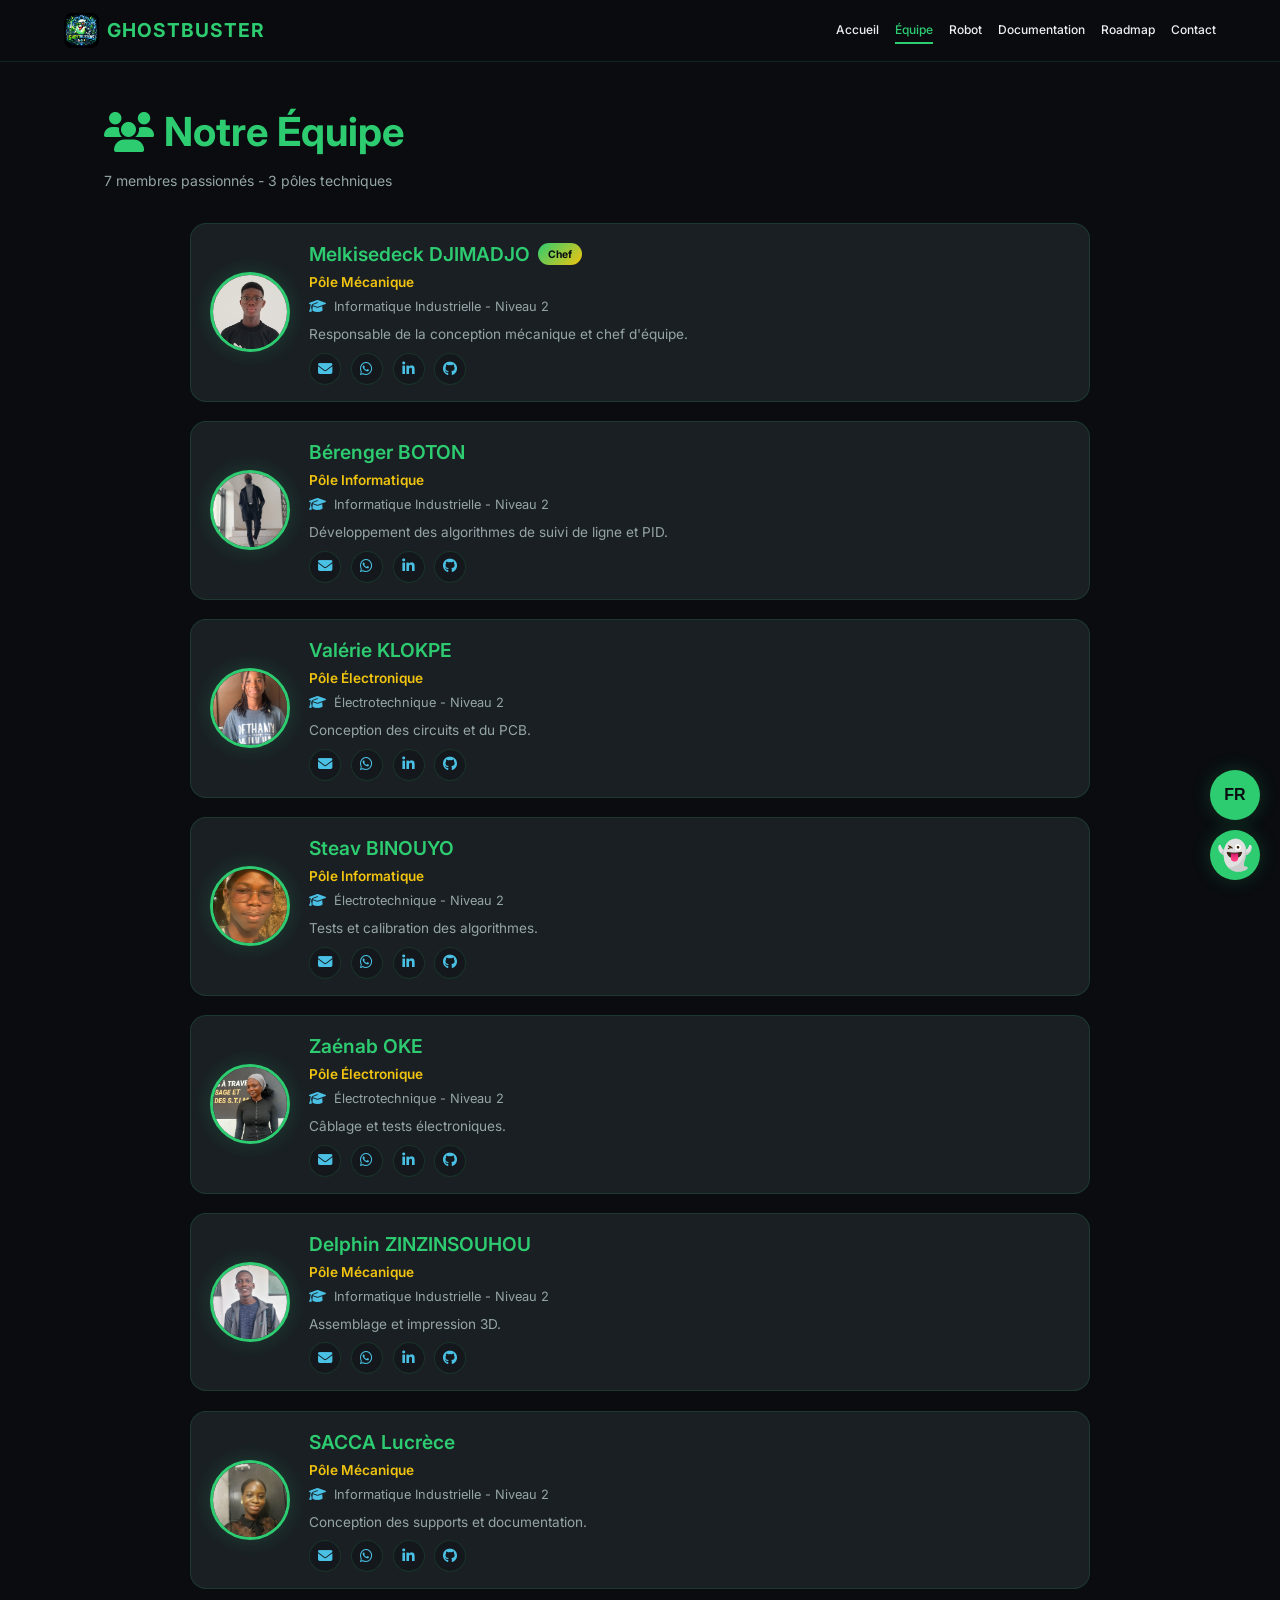
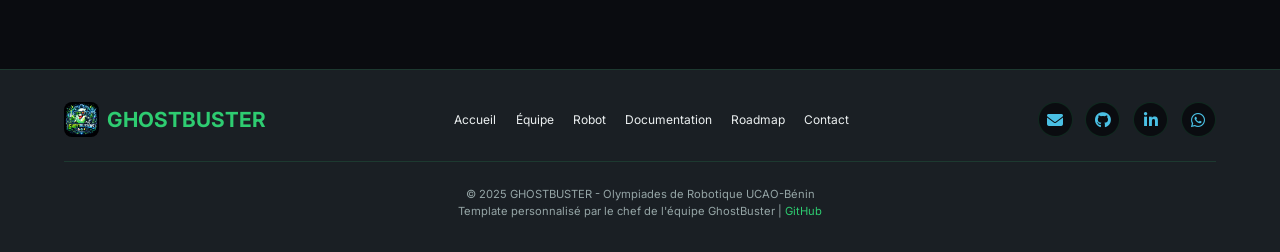
<file: equipe.html>
<!DOCTYPE html>
<html lang="fr">
<head>
    <meta charset="UTF-8">
    <meta name="viewport" content="width=device-width, initial-scale=1.0, maximum-scale=1.0, user-scalable=yes">
    <title>GhostBuster - Notre Équipe</title>
    <!-- Font Awesome -->
    <link rel="stylesheet" href="https://cdnjs.cloudflare.com/ajax/libs/font-awesome/6.4.0/css/all.min.css">
    <!-- Google Fonts - Inter -->
    <link href="https://fonts.googleapis.com/css2?family=Inter:wght@300;400;500;600;700;800&display=swap" rel="stylesheet">
    <style>
        * {
            margin: 0;
            padding: 0;
            box-sizing: border-box;
        }

        :root {
            --primary: #2ecc71;
            --primary-dark: #27ae60;
            --secondary: #f1c40f;
            --bg-primary: #0a0c10;
            --bg-secondary: #14181c;
            --bg-card: #1a1f24;
            --text-primary: #ecf0f1;
            --text-secondary: #95a5a6;
            --border-color: rgba(46, 204, 113, 0.15);
            --shadow: 0 10px 30px rgba(0, 0, 0, 0.5);
            --glow: 0 0 20px rgba(46, 204, 113, 0.2);
            --icon-color: #4ac0e4;
            --icon-hover: #27ae60;
            
            /* Tailles de police */
            --font-size-xs: 0.75rem;
            --font-size-sm: 0.875rem;
            --font-size-base: 1rem;
            --font-size-lg: 1.125rem;
            --font-size-xl: 1.25rem;
            --font-size-2xl: 1.5rem;
            --font-size-3xl: 1.875rem;
            --font-size-4xl: 2.25rem;
        }

        [data-theme="light"] {
            --bg-primary: #f5f7fa;
            --bg-secondary: #ffffff;
            --bg-card: #ffffff;
            --text-primary: #2c3e50;
            --text-secondary: #34495e;
            --border-color: rgba(46, 204, 113, 0.3);
        }

        body {
            font-family: 'Inter', sans-serif;
            background-color: var(--bg-primary);
            color: var(--text-primary);
            line-height: 1.5;
            overflow-x: hidden;
            transition: background-color 0.3s ease, color 0.3s ease;
            padding-top: 70px;
            font-size: var(--font-size-base);
            min-height: 100vh;
            display: flex;
            flex-direction: column;
        }

        /* ===== ANIMATIONS ===== */
        @keyframes float {
            0%, 100% { transform: translateY(0px); }
            50% { transform: translateY(-25px); }
        }

        @keyframes glowPulse {
            0%, 100% { filter: drop-shadow(0 0 25px var(--primary)); }
            50% { filter: drop-shadow(0 0 50px var(--primary)); }
        }

        .animate-float {
            animation: float 6s ease-in-out infinite;
        }

        .animate-glow {
            animation: glowPulse 3s ease-in-out infinite;
        }

        /* ===== THEME TOGGLE ===== */
        .theme-toggle {
            position: fixed;
            bottom: 20px;
            right: 20px;
            width: 50px;
            height: 50px;
            border-radius: 50%;
            background: var(--primary);
            border: none;
            cursor: pointer;
            z-index: 1000;
            display: flex;
            align-items: center;
            justify-content: center;
            font-size: 1.8rem;
            box-shadow: var(--glow);
            transition: all 0.3s ease;
            color: var(--bg-primary);
        }

        .theme-toggle:hover {
            transform: scale(1.1) rotate(180deg);
        }

        /* ===== LANGUAGE TOGGLE ===== */
        .lang-toggle {
            position: fixed;
            bottom: 80px;
            right: 20px;
            width: 50px;
            height: 50px;
            border-radius: 50%;
            background: var(--primary);
            border: none;
            cursor: pointer;
            z-index: 1000;
            display: flex;
            align-items: center;
            justify-content: center;
            font-size: 1rem;
            font-weight: 600;
            box-shadow: var(--glow);
            transition: all 0.3s ease;
            color: var(--bg-primary);
        }

        .lang-toggle:hover {
            transform: scale(1.1);
        }

        /* ===== NAVIGATION COMPLÈTE ===== */
        nav {
            position: fixed;
            top: 0;
            width: 100%;
            padding: 0.8rem 5%;
            display: flex;
            justify-content: space-between;
            align-items: center;
            z-index: 1000;
            background: rgba(10, 12, 16, 0.98);
            backdrop-filter: blur(10px);
            border-bottom: 1px solid var(--border-color);
            transition: all 0.3s ease;
        }

        [data-theme="light"] nav {
            background: rgba(255, 255, 255, 0.98);
        }

        .logo {
            font-size: 1.2rem;
            font-weight: 700;
            color: var(--primary);
            letter-spacing: 1px;
            display: flex;
            align-items: center;
            gap: 8px;
        }

        .logo img {
            height: 35px;
            width: auto;
            border-radius: 8px;
        }

        .nav-links {
            display: flex;
            gap: 1rem;
            font-size: var(--font-size-xs);
        }

        .nav-links a {
            color: var(--text-primary);
            text-decoration: none;
            font-weight: 500;
            position: relative;
            padding: 0.3rem 0;
            white-space: nowrap;
        }

        .nav-links a::after {
            content: '';
            position: absolute;
            bottom: 0;
            left: 0;
            width: 0;
            height: 2px;
            background: var(--primary);
            transition: width 0.3s ease;
        }

        .nav-links a:hover::after,
        .nav-links a.active::after {
            width: 100%;
        }

        .nav-links a.active {
            color: var(--primary);
        }

        /* Menu mobile */
        @media (max-width: 768px) {
            body {
                padding-top: 60px;
            }
            nav {
                padding: 0.6rem 3%;
            }
            .nav-links {
                gap: 0.5rem;
                font-size: 0.65rem;
            }
            .logo {
                font-size: 1rem;
            }
            .logo img {
                height: 28px;
            }
        }

        /* ===== CONTENU PRINCIPAL ===== */
        .main-content {
            flex: 1;
            padding: 2rem 5%;
            max-width: 1200px;
            margin: 0 auto;
            width: 100%;
        }

        /* En-tête de la page */
        .page-header {
            margin-bottom: 2rem;
        }

        .page-header h1 {
            font-size: clamp(1.8rem, 5vw, 2.5rem);
            color: var(--primary);
            display: flex;
            align-items: center;
            gap: 10px;
        }

        .page-header p {
            color: var(--text-secondary);
            margin-top: 0.5rem;
            font-size: var(--font-size-sm);
        }

        /* Liste des membres */
        .membres-liste {
            display: flex;
            flex-direction: column;
            gap: 1.2rem;
            max-width: 900px;
            margin: 0 auto;
        }

        /* Carte membre */
        .membre-item {
            display: flex;
            align-items: center;
            gap: 1.2rem;
            background: var(--bg-card);
            padding: 1rem 1.2rem;
            border-radius: 16px;
            border: 1px solid var(--border-color);
            transition: all 0.3s ease;
        }

        .membre-item:hover {
            border-color: var(--primary);
            box-shadow: var(--glow);
            transform: translateX(5px);
        }

        /* Petit cercle pour la photo */
        .membre-photo {
            width: 80px;
            height: 80px;
            border-radius: 50%;
            object-fit: cover;
            border: 3px solid var(--primary);
            box-shadow: var(--glow);
            flex-shrink: 0;
        }

        /* Conteneur des infos */
        .membre-infos {
            flex: 1;
        }

        .membre-infos h3 {
            font-size: 1.2rem;
            font-weight: 600;
            color: var(--primary);
            margin-bottom: 0.2rem;
            display: flex;
            align-items: center;
            gap: 8px;
            flex-wrap: wrap;
        }

        .chef-badge {
            background: linear-gradient(135deg, var(--primary), var(--secondary));
            color: var(--bg-primary);
            font-size: 0.65rem;
            font-weight: 700;
            padding: 0.2rem 0.6rem;
            border-radius: 50px;
        }

        .membre-role {
            font-size: 0.85rem;
            color: var(--secondary);
            font-weight: 600;
            margin-bottom: 0.3rem;
        }

        .membre-niveau {
            display: flex;
            align-items: center;
            gap: 0.5rem;
            color: var(--text-secondary);
            font-size: 0.8rem;
            margin-bottom: 0.5rem;
        }

        .membre-niveau i {
            color: var(--icon-color);
            font-size: 0.85rem;
        }

        .membre-desc {
            font-size: 0.85rem;
            color: var(--text-secondary);
            margin-bottom: 0.5rem;
            line-height: 1.5;
        }

        .membre-contacts {
            display: flex;
            gap: 0.6rem;
        }

        .membre-contacts a {
            width: 32px;
            height: 32px;
            border-radius: 50%;
            background: var(--bg-secondary);
            display: flex;
            align-items: center;
            justify-content: center;
            color: var(--icon-color);
            text-decoration: none;
            transition: all 0.3s;
            font-size: 0.9rem;
            border: 1px solid var(--border-color);
        }

        .membre-contacts a:hover {
            background: var(--icon-hover);
            color: white;
            transform: scale(1.1);
            border-color: var(--icon-hover);
        }

        /* ===== FOOTER COMPLET ===== */
        footer {
            background: var(--bg-card);
            padding: 2rem 5%;
            border-top: 1px solid var(--border-color);
            margin-top: 3rem;
        }

        .footer-content {
            display: flex;
            justify-content: space-between;
            align-items: center;
            flex-wrap: wrap;
            gap: 1.2rem;
            max-width: 1200px;
            margin: 0 auto;
        }

        .footer-logo {
            font-size: 1.3rem;
            font-weight: 700;
            color: var(--primary);
            display: flex;
            align-items: center;
            gap: 8px;
        }

        .footer-logo img {
            height: 35px;
            width: auto;
            border-radius: 8px;
        }

        .footer-links {
            display: flex;
            gap: 1.2rem;
            flex-wrap: wrap;
        }

        .footer-links a {
            color: var(--text-primary);
            text-decoration: none;
            font-size: var(--font-size-xs);
            transition: color 0.3s ease;
        }

        .footer-links a:hover {
            color: var(--primary);
        }

        .footer-social {
            display: flex;
            gap: 0.8rem;
        }

        .footer-social a {
            width: 35px;
            height: 35px;
            background: var(--bg-primary);
            border-radius: 50%;
            display: flex;
            align-items: center;
            justify-content: center;
            color: var(--icon-color);
            text-decoration: none;
            transition: all 0.3s ease;
            border: 1px solid var(--border-color);
        }

        .footer-social a i {
            font-size: 1rem;
        }

        .footer-social a:hover {
            background: var(--icon-hover);
            color: white;
            transform: translateY(-3px);
            border-color: var(--icon-hover);
        }

        .copyright {
            text-align: center;
            margin-top: 1.5rem;
            padding-top: 1.5rem;
            border-top: 1px solid var(--border-color);
            color: var(--text-secondary);
            font-size: 0.7rem;
            max-width: 1200px;
            margin-left: auto;
            margin-right: auto;
        }

        .copyright a {
            color: var(--primary);
            text-decoration: none;
        }

        /* ===== RESPONSIVE ===== */
        @media (max-width: 768px) {
            .main-content {
                padding: 1.5rem 4%;
            }

            .membre-item {
                padding: 1rem;
                gap: 1rem;
            }

            .membre-photo {
                width: 70px;
                height: 70px;
            }

            .footer-content {
                flex-direction: column;
                text-align: center;
            }

            .footer-links {
                justify-content: center;
            }
        }

        @media (max-width: 480px) {
            .membre-item {
                flex-direction: column;
                text-align: center;
            }

            .membre-infos h3 {
                justify-content: center;
            }

            .membre-niveau {
                justify-content: center;
            }

            .membre-contacts {
                justify-content: center;
            }

            .page-header h1 {
                font-size: 1.8rem;
            }
        }

        /* Langue */
        .lang-fr, .lang-en {
            transition: opacity 0.3s;
        }

        [data-lang="fr"] .lang-en {
            display: none;
        }

        [data-lang="en"] .lang-fr {
            display: none;
        }
    </style>
</head>
<body data-theme="dark" data-lang="fr">
    <!-- ===== THEME TOGGLE ===== -->
    <button class="theme-toggle" id="themeToggle" onclick="toggleTheme()">
        <span id="themeIcon">👻</span>
    </button>

    <!-- ===== LANGUAGE TOGGLE ===== -->
    <button class="lang-toggle" id="langToggle" onclick="toggleLanguage()">
        <span id="langIcon">FR</span>
    </button>

    <!-- ===== NAVIGATION COMPLÈTE ===== -->
    <nav id="navbar">
        <div class="logo">
            <img src="images/ghost-b.jpeg" alt="GhostBuster Logo" onerror="this.style.display='none'; this.nextElementSibling.style.display='block';">
            <span style="display:none;">👻</span>
            <span>GHOSTBUSTER</span>
        </div>
        <div class="nav-links">
            <a href="index.html" id="nav-accueil">
                <span class="lang-fr">Accueil</span>
                <span class="lang-en">Home</span>
            </a>
            <a href="equipe.html" class="active" id="nav-equipe">
                <span class="lang-fr">Équipe</span>
                <span class="lang-en">Team</span>
            </a>
            <a href="robot.html" id="nav-robot">
                <span class="lang-fr">Robot</span>
                <span class="lang-en">Robot</span>
            </a>
            <a href="documentation.html" id="nav-documentation">
                <span class="lang-fr">Documentation</span>
                <span class="lang-en">Docs</span>
            </a>
            <a href="roadmap.html" id="nav-roadmap">
                <span class="lang-fr">Roadmap</span>
                <span class="lang-en">Roadmap</span>
            </a>
            <a href="index.html#contact" id="nav-contact">
                <span class="lang-fr">Contact</span>
                <span class="lang-en">Contact</span>
            </a>
        </div>
    </nav>

    <!-- ===== CONTENU PRINCIPAL ===== -->
    <div class="main-content">
        <div class="page-header">
            <h1>
                <i class="fas fa-users"></i> 
                <span class="lang-fr">Notre Équipe</span>
                <span class="lang-en">Our Team</span>
            </h1>
            <p>
                <span class="lang-fr">7 membres passionnés - 3 pôles techniques</span>
                <span class="lang-en">7 passionate members - 3 technical poles</span>
            </p>
        </div>

        <div class="membres-liste">
            <!-- Melkisedeck - Chef d'équipe -->
            <div class="membre-item">
                <img src="images/mel.jpeg" alt="Melkisedeck DJIMADJO" class="membre-photo" onerror="this.src='https://via.placeholder.com/80x80?text=Photo'">
                <div class="membre-infos">
                    <h3>Melkisedeck DJIMADJO <span class="chef-badge">Chef</span></h3>
                    <div class="membre-role">Pôle Mécanique</div>
                    <div class="membre-niveau">
                        <i class="fas fa-graduation-cap"></i>
                        <span>Informatique Industrielle - Niveau 2</span>
                    </div>
                    <p class="membre-desc">
                        <span class="lang-fr">Responsable de la conception mécanique et chef d'équipe.</span>
                        <span class="lang-en">Head of mechanical design and team leader.</span>
                    </p>
                    <div class="membre-contacts">
                        <a href="mailto:djimadjomelkisedeck@gmail.com"><i class="fas fa-envelope"></i></a>
                        <a href="https://wa.me/22967836762"><i class="fab fa-whatsapp"></i></a>
                        <a href="#"><i class="fab fa-linkedin-in"></i></a>
                        <a href="#"><i class="fab fa-github"></i></a>
                    </div>
                </div>
            </div>

            <!-- Bérenger - Chef IT -->
            <div class="membre-item">
                <img src="images/berenger.jpeg" alt="Bérenger BOTON" class="membre-photo" onerror="this.src='https://via.placeholder.com/80x80?text=Photo'">
                <div class="membre-infos">
                    <h3>Bérenger BOTON</h3>
                    <div class="membre-role">Pôle Informatique</div>
                    <div class="membre-niveau">
                        <i class="fas fa-graduation-cap"></i>
                        <span>Informatique Industrielle - Niveau 2</span>
                    </div>
                    <p class="membre-desc">
                        <span class="lang-fr">Développement des algorithmes de suivi de ligne et PID.</span>
                        <span class="lang-en">Development of line following and PID algorithms.</span>
                    </p>
                    <div class="membre-contacts">
                        <a href="mailto:berenger.b@ghostbuster.bj"><i class="fas fa-envelope"></i></a>
                        <a href="https://wa.me/22968744354"><i class="fab fa-whatsapp"></i></a>
                        <a href="#"><i class="fab fa-linkedin-in"></i></a>
                        <a href="#"><i class="fab fa-github"></i></a>
                    </div>
                </div>
            </div>

            <!-- Valérie - Chef Électronique -->
            <div class="membre-item">
                <img src="images/valerie.jpeg" alt="Valérie KLOKPE" class="membre-photo" onerror="this.src='https://via.placeholder.com/80x80?text=Photo'">
                <div class="membre-infos">
                    <h3>Valérie KLOKPE</h3>
                    <div class="membre-role">Pôle Électronique</div>
                    <div class="membre-niveau">
                        <i class="fas fa-graduation-cap"></i>
                        <span>Électrotechnique - Niveau 2</span>
                    </div>
                    <p class="membre-desc">
                        <span class="lang-fr">Conception des circuits et du PCB.</span>
                        <span class="lang-en">Circuit and PCB design.</span>
                    </p>
                    <div class="membre-contacts">
                        <a href="mailto:klokpevalerie@gmail.com"><i class="fas fa-envelope"></i></a>
                        <a href="https://wa.me/22944998978"><i class="fab fa-whatsapp"></i></a>
                        <a href="#"><i class="fab fa-linkedin-in"></i></a>
                        <a href="#"><i class="fab fa-github"></i></a>
                    </div>
                </div>
            </div>

            <!-- Steav - Membre IT -->
            <div class="membre-item">
                <img src="images/steav.jpeg" alt="Steav BINOUYO" class="membre-photo" onerror="this.src='https://via.placeholder.com/80x80?text=Photo'">
                <div class="membre-infos">
                    <h3>Steav BINOUYO</h3>
                    <div class="membre-role">Pôle Informatique</div>
                    <div class="membre-niveau">
                        <i class="fas fa-graduation-cap"></i>
                        <span>Électrotechnique - Niveau 2</span>
                    </div>
                    <p class="membre-desc">
                        <span class="lang-fr">Tests et calibration des algorithmes.</span>
                        <span class="lang-en">Algorithm testing and calibration.</span>
                    </p>
                    <div class="membre-contacts">
                        <a href="mailto:binouyotobi@gmail.com"><i class="fas fa-envelope"></i></a>
                        <a href="https://wa.me/22998733638"><i class="fab fa-whatsapp"></i></a>
                        <a href="#"><i class="fab fa-linkedin-in"></i></a>
                        <a href="#"><i class="fab fa-github"></i></a>
                    </div>
                </div>
            </div>

            <!-- Zaénab - Membre Électronique -->
            <div class="membre-item">
                <img src="images/zaenab.jpeg" alt="Zaénab OKE" class="membre-photo" onerror="this.src='https://via.placeholder.com/80x80?text=Photo'">
                <div class="membre-infos">
                    <h3>Zaénab OKE</h3>
                    <div class="membre-role">Pôle Électronique</div>
                    <div class="membre-niveau">
                        <i class="fas fa-graduation-cap"></i>
                        <span>Électrotechnique - Niveau 2</span>
                    </div>
                    <p class="membre-desc">
                        <span class="lang-fr">Câblage et tests électroniques.</span>
                        <span class="lang-en">Wiring and electronic testing.</span>
                    </p>
                    <div class="membre-contacts">
                        <a href="mailto:zaenaboke05@gmail.com"><i class="fas fa-envelope"></i></a>
                        <a href="https://wa.me/22999393164"><i class="fab fa-whatsapp"></i></a>
                        <a href="#"><i class="fab fa-linkedin-in"></i></a>
                        <a href="#"><i class="fab fa-github"></i></a>
                    </div>
                </div>
            </div>

            <!-- Delphin - Membre Mécanique -->
            <div class="membre-item">
                <img src="images/delphin.jpeg" alt="Delphin ZINZINSOUHOU" class="membre-photo" onerror="this.src='https://via.placeholder.com/80x80?text=Photo'">
                <div class="membre-infos">
                    <h3>Delphin ZINZINSOUHOU</h3>
                    <div class="membre-role">Pôle Mécanique</div>
                    <div class="membre-niveau">
                        <i class="fas fa-graduation-cap"></i>
                        <span>Informatique Industrielle - Niveau 2</span>
                    </div>
                    <p class="membre-desc">
                        <span class="lang-fr">Assemblage et impression 3D.</span>
                        <span class="lang-en">Assembly and 3D printing.</span>
                    </p>
                    <div class="membre-contacts">
                        <a href="mailto:delphin.z@ghostbuster.bj"><i class="fas fa-envelope"></i></a>
                        <a href="https://wa.me/22952696537"><i class="fab fa-whatsapp"></i></a>
                        <a href="#"><i class="fab fa-linkedin-in"></i></a>
                        <a href="#"><i class="fab fa-github"></i></a>
                    </div>
                </div>
            </div>

            <!-- Lucrèce - Membre Mécanique -->
            <div class="membre-item">
                <img src="images/lucrece.jpeg" alt="SACCA Lucrèce" class="membre-photo" onerror="this.src='https://via.placeholder.com/80x80?text=Photo'">
                <div class="membre-infos">
                    <h3>SACCA Lucrèce</h3>
                    <div class="membre-role">Pôle Mécanique</div>
                    <div class="membre-niveau">
                        <i class="fas fa-graduation-cap"></i>
                        <span>Informatique Industrielle - Niveau 2</span>
                    </div>
                    <p class="membre-desc">
                        <span class="lang-fr">Conception des supports et documentation.</span>
                        <span class="lang-en">Support design and documentation.</span>
                    </p>
                    <div class="membre-contacts">
                        <a href="mailto:lucrecesacca@gmail.com"><i class="fas fa-envelope"></i></a>
                        <a href="https://wa.me/22944912961"><i class="fab fa-whatsapp"></i></a>
                        <a href="#"><i class="fab fa-linkedin-in"></i></a>
                        <a href="#"><i class="fab fa-github"></i></a>
                    </div>
                </div>
            </div>
        </div>
    </div>

    <!-- ===== FOOTER COMPLET ===== -->
    <footer>
        <div class="footer-content">
            <div class="footer-logo">
                <img src="images/ghost-b.jpeg" alt="GhostBuster Logo" onerror="this.style.display='none'; this.nextElementSibling.style.display='inline';">
                <span style="display:none;">👻</span>
                <span>GHOSTBUSTER</span>
            </div>
            <div class="footer-links">
                <a href="index.html">
                    <span class="lang-fr">Accueil</span>
                    <span class="lang-en">Home</span>
                </a>
                <a href="equipe.html">
                    <span class="lang-fr">Équipe</span>
                    <span class="lang-en">Team</span>
                </a>
                <a href="robot.html">
                    <span class="lang-fr">Robot</span>
                    <span class="lang-en">Robot</span>
                </a>
                <a href="documentation.html">
                    <span class="lang-fr">Documentation</span>
                    <span class="lang-en">Docs</span>
                </a>
                <a href="roadmap.html">
                    <span class="lang-fr">Roadmap</span>
                    <span class="lang-en">Roadmap</span>
                </a>
                <a href="index.html#contact">
                    <span class="lang-fr">Contact</span>
                    <span class="lang-en">Contact</span>
                </a>
            </div>
            <div class="footer-social">
                <a href="#"><i class="fas fa-envelope"></i></a>
                <a href="#"><i class="fab fa-github"></i></a>
                <a href="#"><i class="fab fa-linkedin-in"></i></a>
                <a href="#"><i class="fab fa-whatsapp"></i></a>
            </div>
        </div>
        <div class="copyright">
            <p>© 2025 GHOSTBUSTER - Olympiades de Robotique UCAO-Bénin</p>
            <p>
                <span class="lang-fr">Template personnalisé par le chef de l'équipe GhostBuster</span>
                <span class="lang-en">Custom template by the chief of GhostBuster team</span>
                | <a href="https://github.com/Yoane2194/Olympiades-de-Robotique-UCAO-Benin">GitHub</a>
            </p>
        </div>
    </footer>

    <script>
        function toggleTheme() {
            const body = document.body;
            const icon = document.getElementById('themeIcon');
            if (body.getAttribute('data-theme') === 'dark') {
                body.setAttribute('data-theme', 'light');
                icon.textContent = '👻';
            } else {
                body.setAttribute('data-theme', 'dark');
                icon.textContent = '👻';
            }
        }

        function toggleLanguage() {
            const body = document.body;
            const icon = document.getElementById('langIcon');
            if (body.getAttribute('data-lang') === 'fr') {
                body.setAttribute('data-lang', 'en');
                icon.textContent = 'EN';
            } else {
                body.setAttribute('data-lang', 'fr');
                icon.textContent = 'FR';
            }
        }

        // ===== NAVBAR SCROLL =====
        window.addEventListener('scroll', function() {
            const navbar = document.getElementById('navbar');
            if (window.scrollY > 50) {
                navbar.style.background = document.body.getAttribute('data-theme') === 'dark' 
                    ? 'rgba(10, 12, 16, 0.98)' 
                    : 'rgba(255, 255, 255, 0.98)';
                navbar.style.boxShadow = '0 2px 10px rgba(0,0,0,0.1)';
            } else {
                navbar.style.background = document.body.getAttribute('data-theme') === 'dark' 
                    ? 'rgba(10, 12, 16, 0.98)' 
                    : 'rgba(255, 255, 255, 0.98)';
                navbar.style.boxShadow = 'none';
            }
        });

        // Gestion des images manquantes
        document.addEventListener('DOMContentLoaded', function() {
            document.querySelectorAll('img').forEach(img => {
                img.onerror = function() {
                    this.src = 'https://via.placeholder.com/80x80?text=Photo';
                };
            });
        });
    </script>
</body>
</html>
</file>
